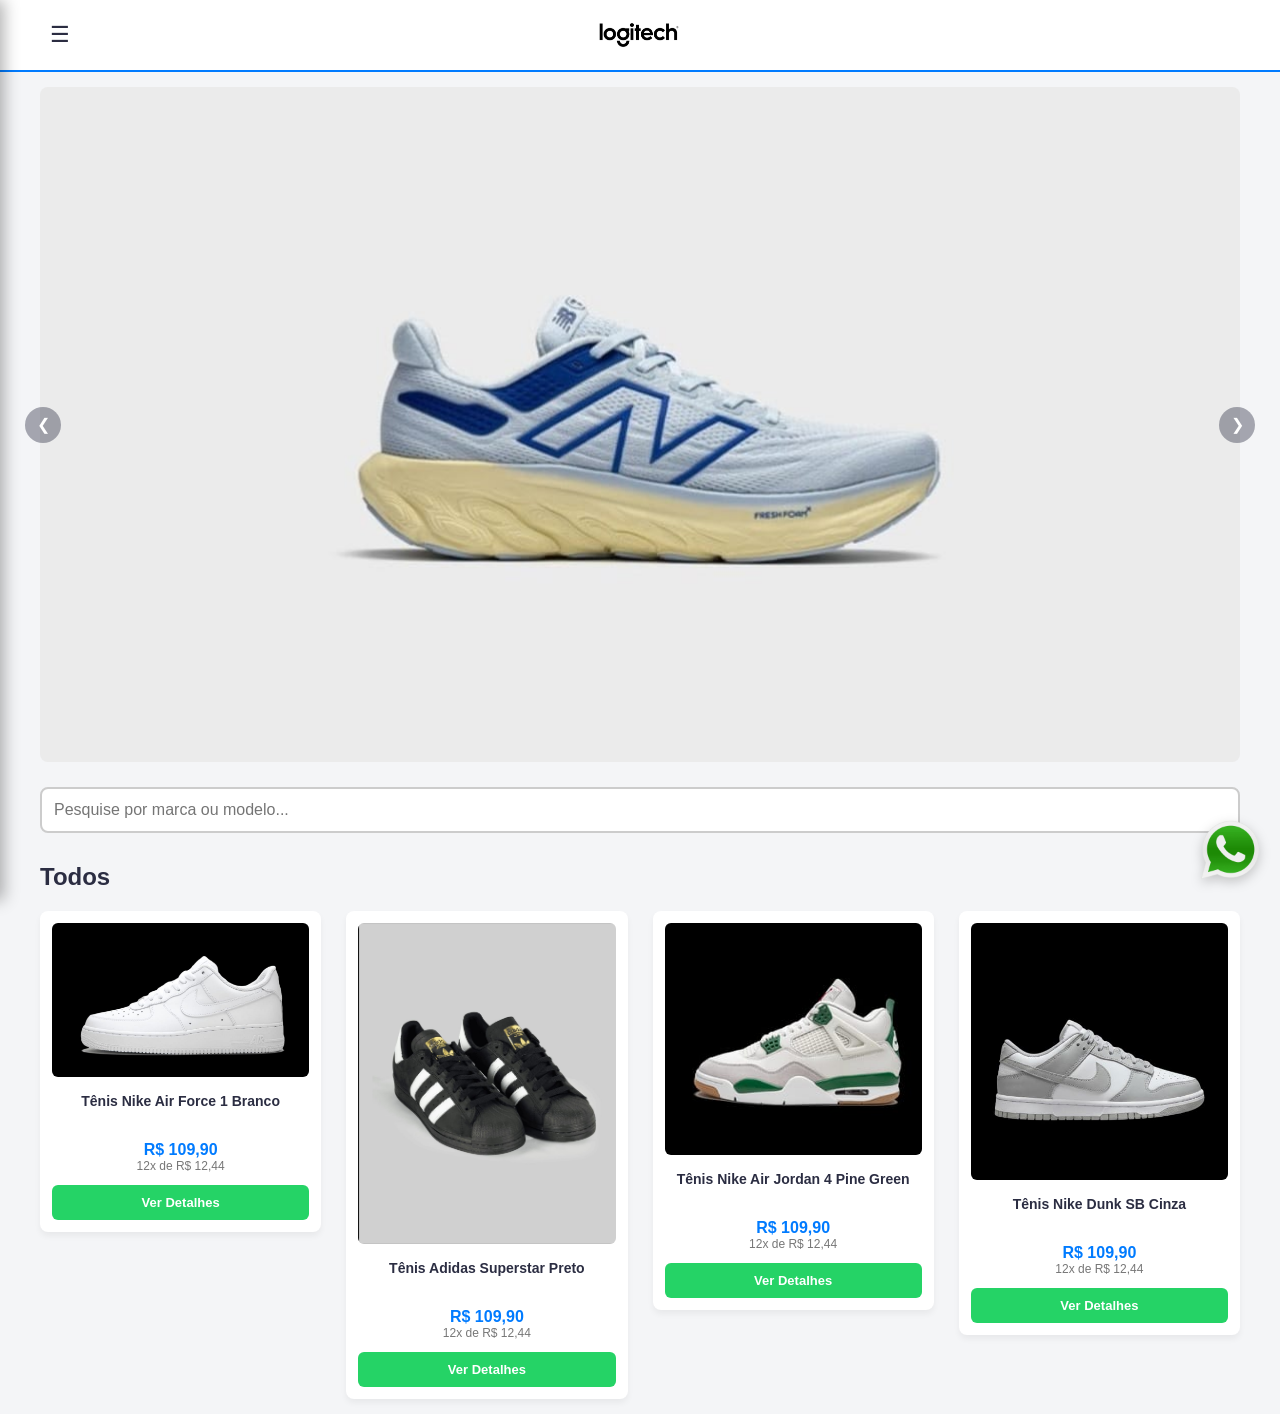
<file: index.html>
<!DOCTYPE html>
<html lang="pt-BR">
<head>
    <meta charset="UTF-8">
    <meta name="viewport" content="width=device-width, initial-scale=1.0">
    <title>AleShoes - Ambiente de Testes</title>
    <link rel="stylesheet" href="style.css">
</head>
<body>

    <!-- Topo da Loja -->
    <header class="header">
        <button id="menu-btn" class="menu-btn">☰</button>
        <img src="imagem/logo3.webp" alt="Logo AleShoes" class="logo-img">
        <div class="spacer"></div>
    </header>

    <!-- Carrossel de Banners com transição suave e setas discretas -->
    <section class="carrossel-container">
        <button id="prev-btn" class="seta-btn left">❮</button>
        <div class="carrossel-slides">
            <div class="slide active">
                <img src="imagem/new_balance_1080v13.jpg" alt="Banner 1" class="banner-img">
            </div>
            <div class="slide">
                <img src="imagem/tenis2.jpg" alt="Banner 2" class="banner-img">
            </div>
        </div>
        <button id="next-btn" class="seta-btn right">❯</button>
    </section>

    <!-- Barra de Busca -->
    <div class="search-container">
        <input type="text" id="search-input" placeholder="Pesquise por marca ou modelo...">
    </div>

    <!-- MENU LATERAL AVANÇADO -->
    <div id="sidebar" class="sidebar">
        <div class="sidebar-header">
            <button id="close-btn" class="close-btn">&times;</button>
        </div>
        
        <ul class="menu-lista">
            <li><a href="index.html" class="menu-link">Início</a></li>
            
            <!-- NÍVEL 1: Produtos -->
            <li class="has-submenu">
                <a href="#" class="menu-link toggle-btn">Produtos <span class="seta-icone">❯</span></a>
                
                <!-- NÍVEL 2: Submenu (Tênis e Roupas) -->
                <ul class="submenu">
                    <li><a href="#" class="filter-btn submenu-link" data-filter="todos">Ver todos os produtos</a></li>
                    
                    <!-- Subcategoria: Tênis -->
                    <li class="has-submenu">
                        <a href="#" class="submenu-link toggle-btn">Tênis <span class="seta-icone">❯</span></a>
                        <!-- NÍVEL 3: Marcas -->
                        <ul class="submenu sub-sub-menu">
                            <li><a href="#" class="filter-btn sub-item-link" data-filter="nike">Nike</a></li>
                            <li><a href="#" class="filter-btn sub-item-link" data-filter="adidas">Adidas</a></li>
                        </ul>
                    </li>
                    
                    <!-- Subcategoria: Roupas -->
                    <li class="has-submenu">
                        <a href="#" class="submenu-link toggle-btn">Roupas <span class="seta-icone">❯</span></a>
                        <!-- NÍVEL 3: Mensagem -->
                        <ul class="submenu sub-sub-menu">
                            <li style="padding: 12px 55px; font-size: 13px; color: #747d8c; font-style: italic; cursor: default; border-bottom: none;">
                                Sem itens cadastrados
                            </li>
                        </ul>
                    </li>
                </ul>
            </li>
        </ul>
    </div>

    <!-- NOVO: Máscara Invisível/Escura de fundo para fechar ao clicar fora -->
    <div id="menu-overlay" class="menu-overlay"></div>

    <!-- Título da Seção -->
    <h2 style="padding: 20px 15px 5px 15px; max-width: 100%; font-size: 24px; font-weight: bold; color: var(--cor-texto-escura); margin-left: 25px;">Todos</h2>

    <!-- Grade de Produtos -->
    <main class="products-grid" id="products-grid">
        <a href="detalhes-airforce.html" target="_blank" data-marca="nike" style="text-decoration: none;">
            <div class="product-card">
                <img src="imagem/airforce1.jpeg" alt="Air Force Branco">
                <h4 class="product-title">Tênis Nike Air Force 1 Branco</h4>
                <p class="product-price">R$ 109,90</p>
                <p class="product-parcel">12x de R$ 12,44</p>
                <span class="whatsapp-btn">Ver Detalhes</span>
            </div>
        </a>

        <a href="detalhes-superstar.html" target="_blank" data-marca="adidas" style="text-decoration: none;">
            <div class="product-card">
                <img src="imagem/sup3 (1).jpeg" alt="Superstar Preto">
                <h4 class="product-title">Tênis Adidas Superstar Preto</h4>
                <p class="product-price">R$ 109,90</p>
                <p class="product-parcel">12x de R$ 12,44</p>
                <span class="whatsapp-btn">Ver Detalhes</span>
            </div>
        </a>

        <a href="detalhes-jordan4.html" target="_blank" data-marca="nike" style="text-decoration: none;">
            <div class="product-card">
                <img src="imagem/jordan4 (1).jpeg" alt="Jordan 4 Pine Green">
                <h4 class="product-title">Tênis Nike Air Jordan 4 Pine Green</h4>
                <p class="product-price">R$ 109,90</p>
                <p class="product-parcel">12x de R$ 12,44</p>
                <span class="whatsapp-btn">Ver Detalhes</span>
            </div>
        </a>

        <a href="detalhes-dunk.html" target="_blank" data-marca="nike" style="text-decoration: none;">
            <div class="product-card">
                <img src="imagem/dunk1 (1).jpeg" alt="Dunk SB Cinza">
                <h4 class="product-title">Tênis Nike Dunk SB Cinza</h4>
                <p class="product-price">R$ 109,90</p>
                <p class="product-parcel">12x de R$ 12,44</p>
                <span class="whatsapp-btn">Ver Detalhes</span>
            </div>
        </a>
    </main>

    <!-- Botão Flutuante do WhatsApp -->
    <a href="https://wa.me" target="_blank" class="whatsapp-flutuante">
        <img src="imagem/zap1.png" alt="WhatsApp Geral">
    </a>

    <script src="script.js"></script>
</body>
</html>
</file>
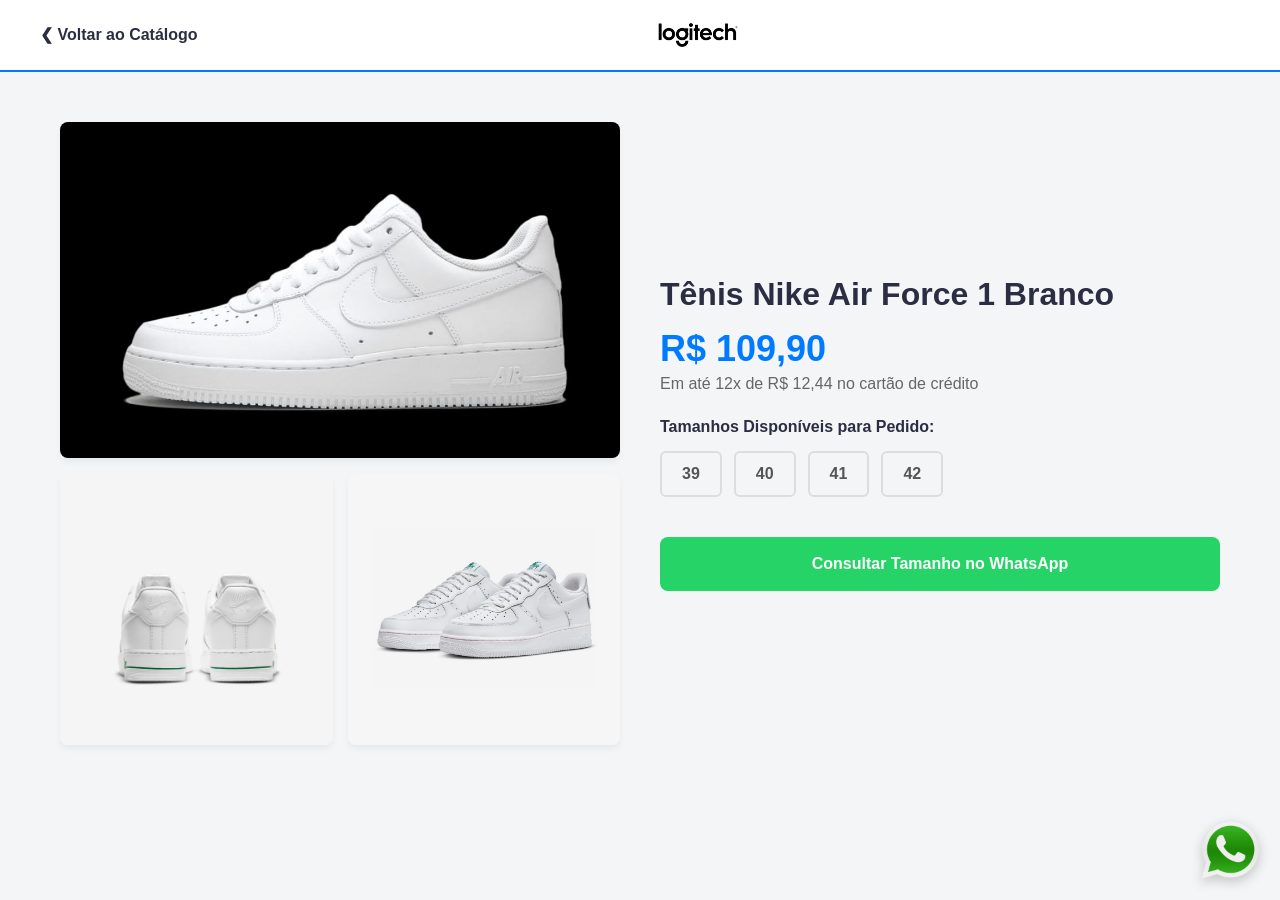
<file: detalhes-airforce.html>
<!DOCTYPE html>
<html lang="pt-BR">
<head>
    <meta charset="UTF-8">
    <meta name="viewport" content="width=device-width, initial-scale=1.0">
    <title>Nike Air Force 1 Branco - Detalhes</title>
    <link rel="stylesheet" href="style.css">
</head>
<body style="background-color: var(--cor-fundo-site);">

    <!-- Topo Inteligente: Agora ele FECHA a aba atual em vez de abrir outra -->
    <header class="header" style="padding: 15px 40px;">
        <a href="#" onclick="window.close(); return false;" style="text-decoration: none; font-size: 16px; color: var(--cor-texto-escura); font-weight: bold;">❮ Voltar ao Catálogo</a>
        <img src="imagem/logo3.webp" alt="Logo AleShoes" class="logo-img">
        <div class="spacer"></div>
    </header>

    <!-- Estrutura de Detalhes do Air Force -->
    <main class="product-detail-layout" style="max-width: 1200px; margin: 30px auto; padding: 20px; display: flex; flex-wrap: wrap; gap: 40px;">
        
        <!-- Galeria de Fotos em .jpeg -->
        <div class="product-images-gallery" style="flex: 1; min-width: 320px; display: flex; flex-direction: column; gap: 15px;">
            <img src="imagem/airforce1.jpeg" alt="Nike Air Force Foto 1" style="width: 100%; height: auto; border-radius: 8px; box-shadow: 0 4px 6px rgba(0,0,0,0.05);">
            
            <div style="display: flex; gap: 15px;">
                <img src="imagem/airforce2.jpeg" alt="Nike Air Force Foto 2" style="width: calc(50% - 7.5px); height: auto; border-radius: 8px; box-shadow: 0 4px 6px rgba(0,0,0,0.05);">
                <img src="imagem/airforce3.jpeg" alt="Nike Air Force Foto 3" style="width: calc(50% - 7.5px); height: auto; border-radius: 8px; box-shadow: 0 4px 6px rgba(0,0,0,0.05);">
            </div>
        </div>

        <!-- Informações do Tênis -->
        <div class="product-info-box" style="flex: 1; min-width: 320px; display: flex; flex-direction: column; justify-content: center;">
            <h2 style="font-size: 32px; font-weight: bold; margin-bottom: 15px; color: var(--cor-texto-escura);">Tênis Nike Air Force 1 Branco</h2>
            
            <div style="margin-bottom: 25px;">
                <p style="font-size: 36px; font-weight: bold; color: var(--cor-principal); margin-bottom: 5px;">R$ 109,90</p>
                <p style="font-size: 16px; color: #666;">Em até 12x de R$ 12,44 no cartão de crédito</p>
            </div>
            
            <!-- Grade de Tamanhos Informativa (Todos iguais e sem efeito de clique) -->
            <h4 style="margin-bottom: 15px; font-size: 16px; color: var(--cor-texto-escura); font-weight: bold;">Tamanhos Disponíveis para Pedido:</h4>
            <div style="display: flex; gap: 12px; margin-bottom: 40px; flex-wrap: wrap;">
                <span style="padding: 12px 20px; border: 2px solid #ddd; color: #555; border-radius: 6px; font-weight: bold; cursor: default;">39</span>
                <span style="padding: 12px 20px; border: 2px solid #ddd; color: #555; border-radius: 6px; font-weight: bold; cursor: default;">40</span>
                <span style="padding: 12px 20px; border: 2px solid #ddd; color: #555; border-radius: 6px; font-weight: bold; cursor: default;">41</span>
                <span style="padding: 12px 20px; border: 2px solid #ddd; color: #555; border-radius: 6px; font-weight: bold; cursor: default;">42</span>
            </div>

            <!-- Botão do WhatsApp -->
            <a href="https://wa.me" target="_blank" class="whatsapp-btn" style="text-align: center; padding: 18px; font-size: 16px; border-radius: 8px; text-decoration: none;">
                Consultar Tamanho no WhatsApp
            </a>
        </div>
    </main>

    <!-- Botão Flutuante do WhatsApp -->
    <a href="https://wa.me" target="_blank" class="whatsapp-flutuante">
        <img src="imagem/zap1.png" alt="WhatsApp Geral">
    </a>

</body>
</html>
</file>
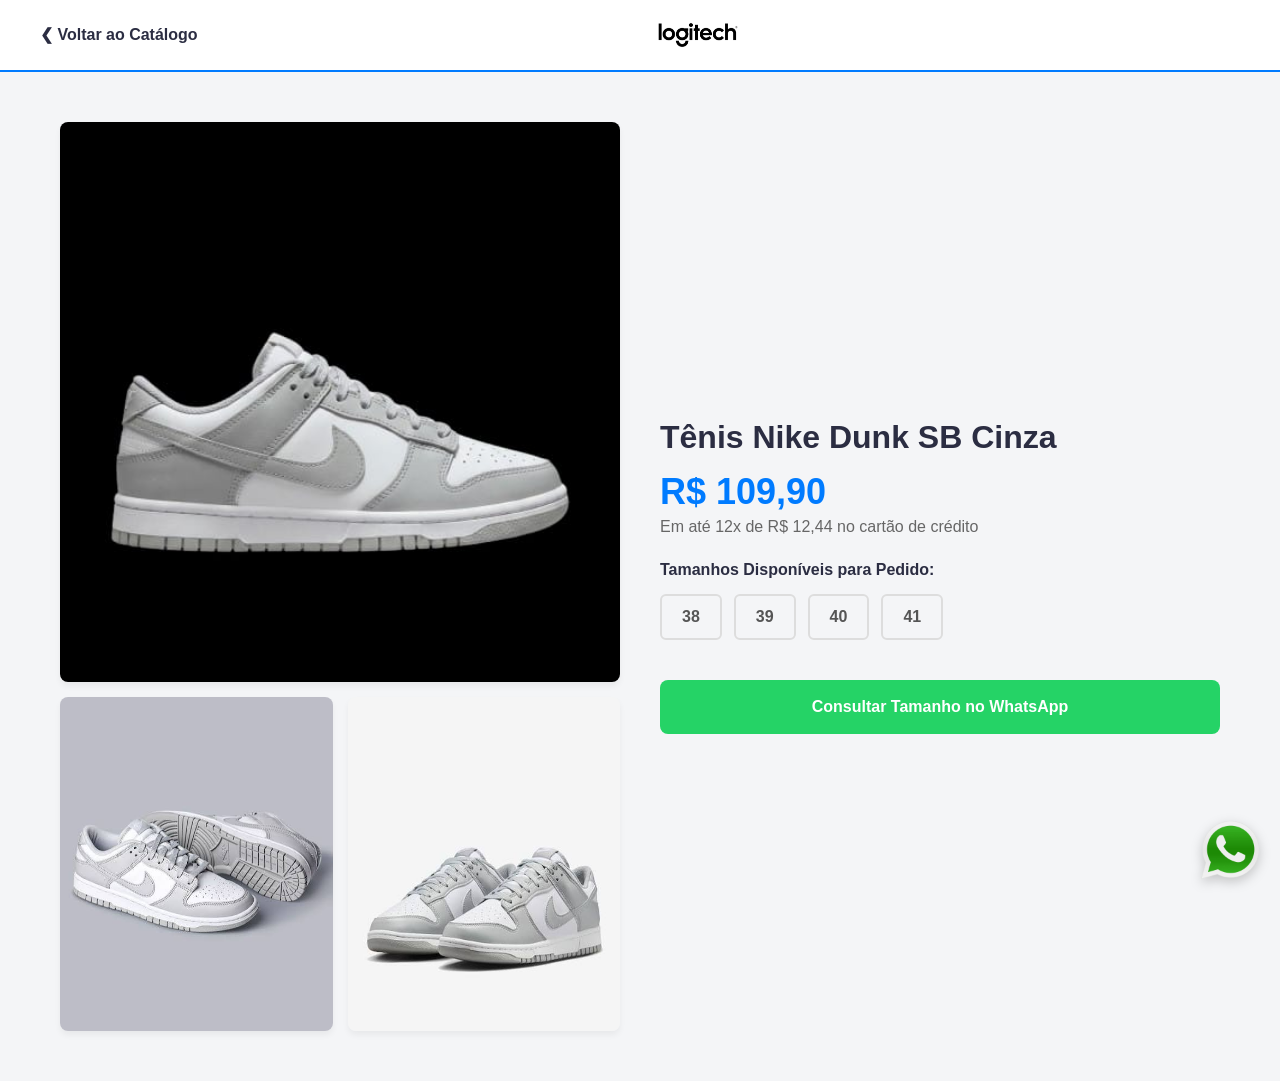
<file: detalhes-dunk.html>
<!DOCTYPE html>
<html lang="pt-BR">
<head>
    <meta charset="UTF-8">
    <meta name="viewport" content="width=device-width, initial-scale=1.0">
    <title>Nike Dunk SB Cinza - Detalhes</title>
    <link rel="stylesheet" href="style.css">
</head>
<body style="background-color: var(--cor-fundo-site);">

    <!-- Topo Inteligente: Fecha a aba atual e retorna à vitrine limpa -->
    <header class="header" style="padding: 15px 40px;">
        <a href="#" onclick="window.close(); return false;" style="text-decoration: none; font-size: 16px; color: var(--cor-texto-escura); font-weight: bold;">❮ Voltar ao Catálogo</a>
       <img src="imagem/logo3.webp" alt="Logo AleShoes" class="logo-img">
        <div class="spacer"></div>
    </header>

    <!-- Estrutura de Detalhes do Nike Dunk SB -->
    <main class="product-detail-layout" style="max-width: 1200px; margin: 30px auto; padding: 20px; display: flex; flex-wrap: wrap; gap: 40px;">
        
        <!-- Lado Esquerdo: Galeria de Fotos em .jpeg sincronizada com a sua pasta -->
        <div class="product-images-gallery" style="flex: 1; min-width: 320px; display: flex; flex-direction: column; gap: 15px;">
            <!-- Foto Principal -->
            <img src="imagem/dunk1 (1).jpeg" alt="Nike Dunk Foto 1" style="width: 100%; height: auto; border-radius: 8px; box-shadow: 0 4px 6px rgba(0,0,0,0.05);">
            
            <!-- Fotos Extras dos outros ângulos -->
            <div style="display: flex; gap: 15px;">
                <img src="imagem/dunk1 (2).jpeg" alt="Nike Dunk Foto 2" style="width: calc(50% - 7.5px); height: auto; border-radius: 8px; box-shadow: 0 4px 6px rgba(0,0,0,0.05);">
                <img src="imagem/dunk1 (3).jpeg" alt="Nike Dunk Foto 3" style="width: calc(50% - 7.5px); height: auto; border-radius: 8px; box-shadow: 0 4px 6px rgba(0,0,0,0.05);">
            </div>
        </div>

        <!-- Lado Direito: Informações do Tênis -->
        <div class="product-info-box" style="flex: 1; min-width: 320px; display: flex; flex-direction: column; justify-content: center;">
            <h2 style="font-size: 32px; font-weight: bold; margin-bottom: 15px; color: var(--cor-texto-escura);">Tênis Nike Dunk SB Cinza</h2>
            
            <div style="margin-bottom: 25px;">
                <p style="font-size: 36px; font-weight: bold; color: var(--cor-principal); margin-bottom: 5px;">R$ 109,90</p>
                <p style="font-size: 16px; color: #666;">Em até 12x de R$ 12,44 no cartão de crédito</p>
            </div>
            
            <!-- Grade de Tamanhos Informativa Neutra -->
            <h4 style="margin-bottom: 15px; font-size: 16px; color: var(--cor-texto-escura); font-weight: bold;">Tamanhos Disponíveis para Pedido:</h4>
            <div style="display: flex; gap: 12px; margin-bottom: 40px; flex-wrap: wrap;">
                <span style="padding: 12px 20px; border: 2px solid #ddd; color: #555; border-radius: 6px; font-weight: bold; cursor: default;">38</span>
                <span style="padding: 12px 20px; border: 2px solid #ddd; color: #555; border-radius: 6px; font-weight: bold; cursor: default;">39</span>
                <span style="padding: 12px 20px; border: 2px solid #ddd; color: #555; border-radius: 6px; font-weight: bold; cursor: default;">40</span>
                <span style="padding: 12px 20px; border: 2px solid #ddd; color: #555; border-radius: 6px; font-weight: bold; cursor: default;">41</span>
            </div>

            <!-- Botão do WhatsApp customizado para o Nike Dunk SB -->
            <a href="https://wa.me" target="_blank" class="whatsapp-btn" style="text-align: center; padding: 18px; font-size: 16px; border-radius: 8px; text-decoration: none;">
                Consultar Tamanho no WhatsApp
            </a>
        </div>
    </main>

    <!-- Botão Flutuante do WhatsApp Geral -->
    <a href="https://wa.me" target="_blank" class="whatsapp-flutuante">
        <img src="imagem/zap1.png" alt="WhatsApp Geral">
    </a>

</body>
</html>
</file>
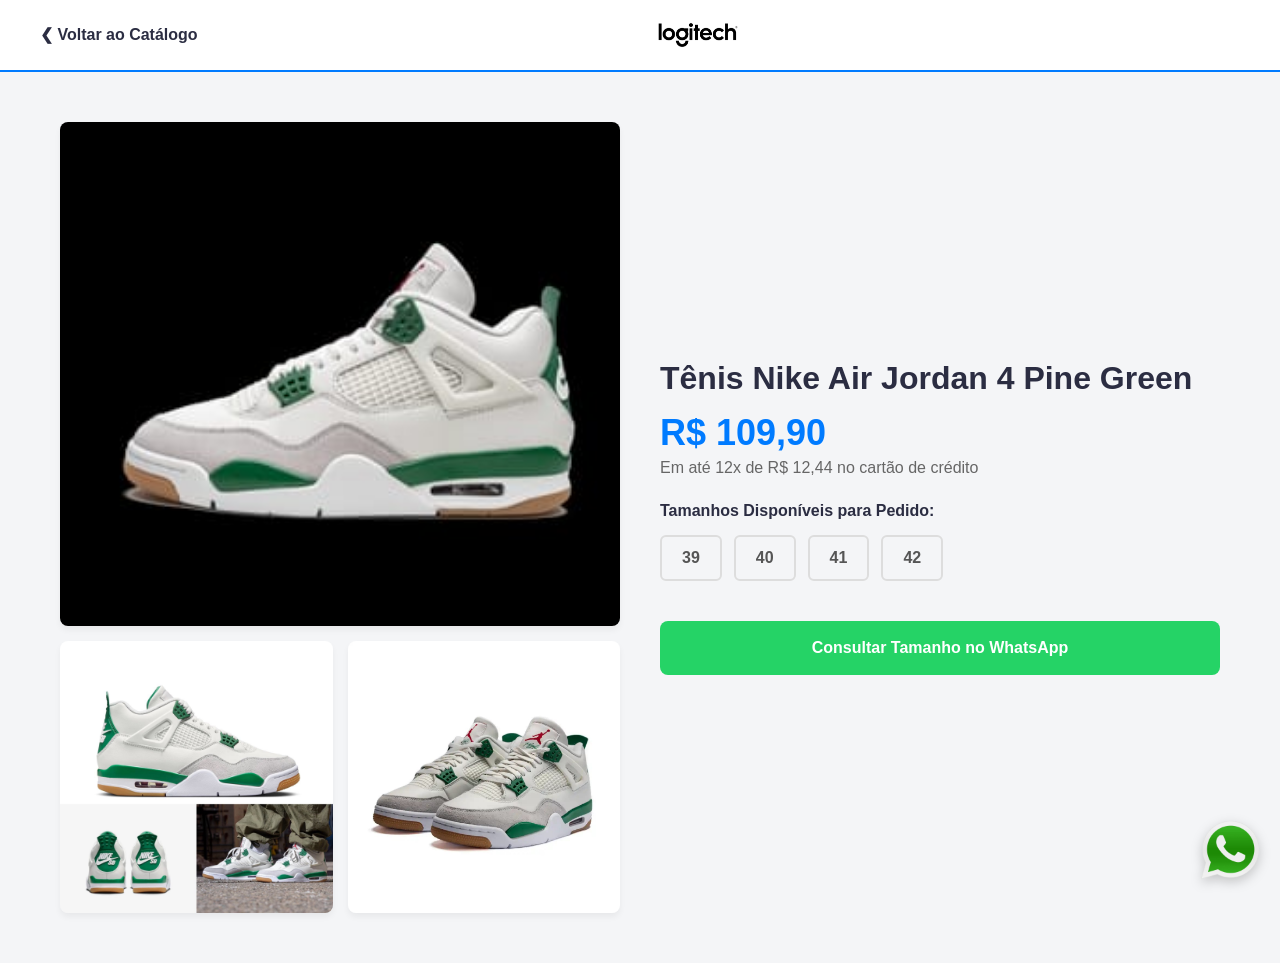
<file: detalhes-jordan4.html>
<!DOCTYPE html>
<html lang="pt-BR">
<head>
    <meta charset="UTF-8">
    <meta name="viewport" content="width=device-width, initial-scale=1.0">
    <title>Nike Air Jordan 4 Pine Green - Detalhes</title>
    <link rel="stylesheet" href="style.css">
</head>
<body style="background-color: var(--cor-fundo-site);">

    <!-- Topo Inteligente: Fecha a aba atual e retorna à vitrine limpa -->
    <header class="header" style="padding: 15px 40px;">
        <a href="#" onclick="window.close(); return false;" style="text-decoration: none; font-size: 16px; color: var(--cor-texto-escura); font-weight: bold;">❮ Voltar ao Catálogo</a>
        <img src="imagem/logo3.webp" alt="Logo AleShoes" class="logo-img">
        <div class="spacer"></div>
    </header>

    <!-- Estrutura de Detalhes do Jordan 4 -->
    <main class="product-detail-layout" style="max-width: 1200px; margin: 30px auto; padding: 20px; display: flex; flex-wrap: wrap; gap: 40px;">
        
        <!-- Lado Esquerdo: Galeria de Fotos em .jpeg sincronizada com a sua pasta -->
        <div class="product-images-gallery" style="flex: 1; min-width: 320px; display: flex; flex-direction: column; gap: 15px;">
            <!-- Foto Principal -->
            <img src="imagem/jordan4 (1).jpeg" alt="Jordan 4 Foto 1" style="width: 100%; height: auto; border-radius: 8px; box-shadow: 0 4px 6px rgba(0,0,0,0.05);">
            
            <!-- Fotos Extras dos outros ângulos -->
            <div style="display: flex; gap: 15px;">
                <img src="imagem/jordan4 (2).jpeg" alt="Jordan 4 Foto 2" style="width: calc(50% - 7.5px); height: auto; border-radius: 8px; box-shadow: 0 4px 6px rgba(0,0,0,0.05);">
                <img src="imagem/jordan4 (3).jpeg" alt="Jordan 4 Foto 3" style="width: calc(50% - 7.5px); height: auto; border-radius: 8px; box-shadow: 0 4px 6px rgba(0,0,0,0.05);">
            </div>
        </div>

        <!-- Lado Direito: Informações do Tênis -->
        <div class="product-info-box" style="flex: 1; min-width: 320px; display: flex; flex-direction: column; justify-content: center;">
            <h2 style="font-size: 32px; font-weight: bold; margin-bottom: 15px; color: var(--cor-texto-escura);">Tênis Nike Air Jordan 4 Pine Green</h2>
            
            <div style="margin-bottom: 25px;">
                <p style="font-size: 36px; font-weight: bold; color: var(--cor-principal); margin-bottom: 5px;">R$ 109,90</p>
                <p style="font-size: 16px; color: #666;">Em até 12x de R$ 12,44 no cartão de crédito</p>
            </div>
            
            <!-- Grade de Tamanhos Informativa Neutra -->
            <h4 style="margin-bottom: 15px; font-size: 16px; color: var(--cor-texto-escura); font-weight: bold;">Tamanhos Disponíveis para Pedido:</h4>
            <div style="display: flex; gap: 12px; margin-bottom: 40px; flex-wrap: wrap;">
                <span style="padding: 12px 20px; border: 2px solid #ddd; color: #555; border-radius: 6px; font-weight: bold; cursor: default;">39</span>
                <span style="padding: 12px 20px; border: 2px solid #ddd; color: #555; border-radius: 6px; font-weight: bold; cursor: default;">40</span>
                <span style="padding: 12px 20px; border: 2px solid #ddd; color: #555; border-radius: 6px; font-weight: bold; cursor: default;">41</span>
                <span style="padding: 12px 20px; border: 2px solid #ddd; color: #555; border-radius: 6px; font-weight: bold; cursor: default;">42</span>
            </div>

            <!-- Botão do WhatsApp customizado para o Jordan 4 -->
            <a href="https://wa.me" target="_blank" class="whatsapp-btn" style="text-align: center; padding: 18px; font-size: 16px; border-radius: 8px; text-decoration: none;">
                Consultar Tamanho no WhatsApp
            </a>
        </div>
    </main>

    <!-- Botão Flutuante do WhatsApp Geral -->
    <a href="https://wa.me" target="_blank" class="whatsapp-flutuante">
        <img src="imagem/zap1.png" alt="WhatsApp Geral">
    </a>

</body>
</html>
</file>
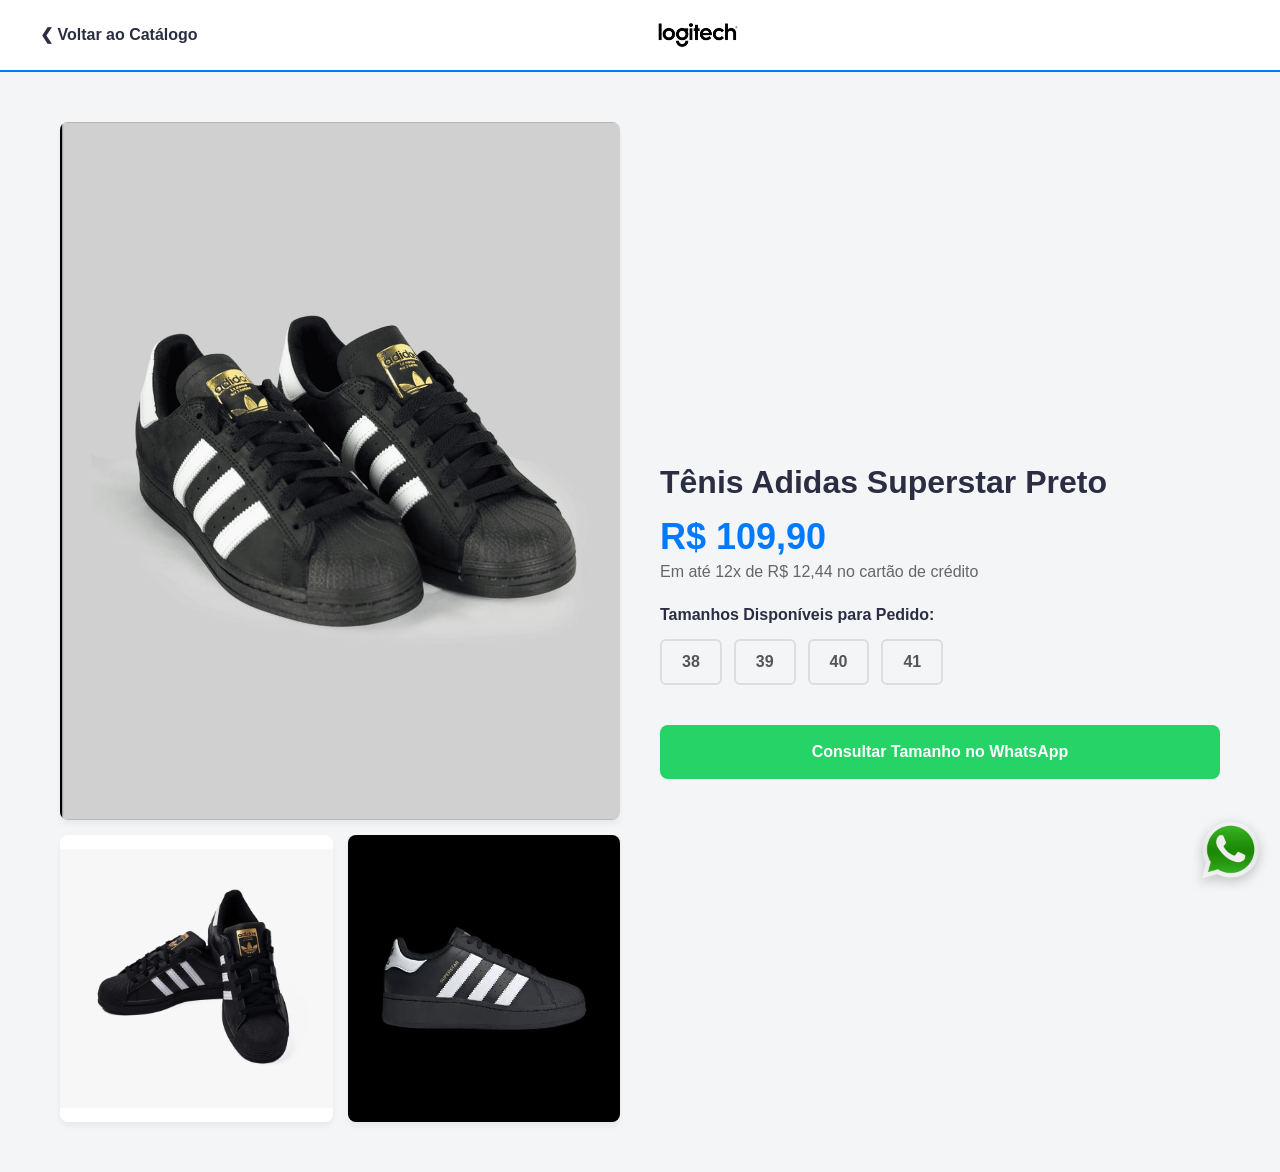
<file: detalhes-superstar.html>
<!DOCTYPE html>
<html lang="pt-BR">
<head>
    <meta charset="UTF-8">
    <meta name="viewport" content="width=device-width, initial-scale=1.0">
    <title>Adidas Superstar Preto - Detalhes</title>
    <link rel="stylesheet" href="style.css">
</head>
<body style="background-color: var(--cor-fundo-site);">

    <!-- Topo Inteligente: Fecha a aba atual e retorna à vitrine limpa -->
    <header class="header" style="padding: 15px 40px;">
        <a href="#" onclick="window.close(); return false;" style="text-decoration: none; font-size: 16px; color: var(--cor-texto-escura); font-weight: bold;">❮ Voltar ao Catálogo</a>
        <img src="imagem/logo3.webp" alt="Logo AleShoes" class="logo-img">
        <div class="spacer"></div>
    </header>

    <!-- Estrutura de Detalhes do Adidas Superstar -->
    <main class="product-detail-layout" style="max-width: 1200px; margin: 30px auto; padding: 20px; display: flex; flex-wrap: wrap; gap: 40px;">
        
        <!-- Lado Esquerdo: Galeria de Fotos em .jpeg sincronizada com a sua pasta -->
        <div class="product-images-gallery" style="flex: 1; min-width: 320px; display: flex; flex-direction: column; gap: 15px;">
            <!-- Foto Principal -->
            <img src="imagem/sup3 (1).jpeg" alt="Adidas Superstar Foto 1" style="width: 100%; height: auto; border-radius: 8px; box-shadow: 0 4px 6px rgba(0,0,0,0.05);">
            
            <!-- Fotos Extras dos outros ângulos -->
            <div style="display: flex; gap: 15px;">
                <img src="imagem/sup3 (2).jpeg" alt="Adidas Superstar Foto 2" style="width: calc(50% - 7.5px); height: auto; border-radius: 8px; box-shadow: 0 4px 6px rgba(0,0,0,0.05);">
                <img src="imagem/sup3 (3).jpeg" alt="Adidas Superstar Foto 3" style="width: calc(50% - 7.5px); height: auto; border-radius: 8px; box-shadow: 0 4px 6px rgba(0,0,0,0.05);">
            </div>
        </div>

        <!-- Lado Direito: Informações do Tênis -->
        <div class="product-info-box" style="flex: 1; min-width: 320px; display: flex; flex-direction: column; justify-content: center;">
            <h2 style="font-size: 32px; font-weight: bold; margin-bottom: 15px; color: var(--cor-texto-escura);">Tênis Adidas Superstar Preto</h2>
            
            <div style="margin-bottom: 25px;">
                <p style="font-size: 36px; font-weight: bold; color: var(--cor-principal); margin-bottom: 5px;">R$ 109,90</p>
                <p style="font-size: 16px; color: #666;">Em até 12x de R$ 12,44 no cartão de crédito</p>
            </div>
            
            <!-- Grade de Tamanhos Informativa Neutra -->
            <h4 style="margin-bottom: 15px; font-size: 16px; color: var(--cor-texto-escura); font-weight: bold;">Tamanhos Disponíveis para Pedido:</h4>
            <div style="display: flex; gap: 12px; margin-bottom: 40px; flex-wrap: wrap;">
                <span style="padding: 12px 20px; border: 2px solid #ddd; color: #555; border-radius: 6px; font-weight: bold; cursor: default;">38</span>
                <span style="padding: 12px 20px; border: 2px solid #ddd; color: #555; border-radius: 6px; font-weight: bold; cursor: default;">39</span>
                <span style="padding: 12px 20px; border: 2px solid #ddd; color: #555; border-radius: 6px; font-weight: bold; cursor: default;">40</span>
                <span style="padding: 12px 20px; border: 2px solid #ddd; color: #555; border-radius: 6px; font-weight: bold; cursor: default;">41</span>
            </div>

            <!-- Botão do WhatsApp configurado com mensagem personalizada do Superstar -->
            <a href="https://wa.me" target="_blank" class="whatsapp-btn" style="text-align: center; padding: 18px; font-size: 16px; border-radius: 8px; text-decoration: none;">
                Consultar Tamanho no WhatsApp
            </a>
        </div>
    </main>

    <!-- Botão Flutuante do WhatsApp Geral -->
    <a href="https://wa.me" target="_blank" class="whatsapp-flutuante">
        <img src="imagem/zap1.png" alt="WhatsApp Geral">
    </a>

</body>
</html>
</file>
<file: style.css>
/* ==========================================================================
   1. VARIÁVEIS E RESET GLOBAL 
   ========================================================================== */
:root {
    --cor-principal: #007bff;     /* Azul Claro Vibrante 💙 */
    --cor-texto-escura: #2b2d42;   /* Cinza Chumbo da Página Inicial 🩶 */
    --cor-fundo-site: #f4f5f7;     /* Fundo Cinza Claro */
    --cor-clara: #ffffff;          /* Branco Puro 🤍 */
    --cor-whatsapp: #25D366;       
    --cor-fundo-menu: #1e2229;     /* Azul Escuro Fechado 🌌 */
    --cor-linha-principal: var(--cor-principal); 
    --cor-linha-interna: rgba(255, 255, 255, 0.15); 
}

* {
    margin: 0;
    padding: 0;
    box-sizing: border-box;
    font-family: Arial, sans-serif;
}

body {
    background-color: var(--cor-fundo-site);
    color: var(--cor-texto-escura);
    width: 100%;
}

/* ==========================================================================
   2. TOPO ORIGINAL 
   ========================================================================== */
.header {
    display: flex;
    justify-content: space-between;
    align-items: center;
    padding: 15px;
    background: var(--cor-clara);
    border-bottom: 2px solid var(--cor-principal);
    position: sticky;
    top: 0;
    z-index: 100;
}

.menu-btn {
    font-size: 22px;
    background: none;
    border: none;
    cursor: pointer;
    color: var(--cor-texto-escura);
    padding: 5px 10px;
    border-radius: 6px;
    transition: 0.2s;
}

.menu-btn:hover {
    background-color: rgba(0, 123, 255, 0.1);
    color: var(--cor-principal);
}

.logo-img {
    max-height: 40px;
    width: auto;
    object-fit: contain;
}

.spacer { width: 42px; }

/* ==========================================================================
   3. CARROSSEL COM TRANSIÇÃO SUAVE (FADE)
   ========================================================================== */
.carrossel-container {
    position: relative;
    width: 100%;
    margin: 15px auto;
    overflow: hidden;
    padding: 0 15px;
}

.carrossel-slides {
    position: relative;
    width: 100%;
    height: auto;
    display: grid;
}

.slide {
    grid-area: 1 / 1;
    opacity: 0;
    visibility: hidden;
    transition: opacity 0.8s ease-in-out, visibility 0.8s ease-in-out;
    width: 100%;
}

.slide.active {
    opacity: 1;
    visibility: visible;
}

.banner-img {
    width: 100%;
    height: auto;
    display: block;
    border-radius: 8px;
    object-fit: cover;
}

.seta-btn {
    position: absolute;
    top: 50%;
    transform: translateY(-50%);
    background-color: rgba(43, 45, 66, 0.4);
    color: var(--cor-clara);
    border: none;
    font-size: 16px;
    width: 36px;
    height: 36px;
    cursor: pointer;
    border-radius: 50%;
    z-index: 10;
    display: flex;
    align-items: center;
    justify-content: center;
    transition: 0.2s;
}

.seta-btn.left { left: 25px; }
.seta-btn.right { right: 25px; }

.seta-btn:hover { background-color: var(--cor-principal); }

/* ==========================================================================
   4. BARRA DE BUSCA
   ========================================================================== */
.search-container {
    padding: 10px 15px;
    margin: 0 auto;
}

.search-container input {
    width: 100%;
    padding: 12px;
    border: 2px solid #ccc;
    border-radius: 8px;
    font-size: 16px;
    outline: none;
    color: var(--cor-texto-escura);
    transition: 0.3s;
}

.search-container input:focus { border-color: var(--cor-principal); }

/* ==========================================================================
   5. MENU LATERAL AZUL ESCURO PERSONALIZADO (Com linhas brancas)
   ========================================================================== */
.sidebar {
    position: fixed;
    top: 0;
    left: -280px;
    width: 280px;
    height: 100%;
    background: var(--cor-fundo-menu); 
    color: var(--cor-clara);
    box-shadow: 4px 0 15px rgba(0,0,0,0.3);
    z-index: 200;
    transition: 0.3s cubic-bezier(0.4, 0, 0.2, 1);
    overflow-y: auto;
}

.sidebar.active { left: 0; }

.sidebar-header {
    padding: 20px;
    display: flex;
    justify-content: flex-start;
    border-bottom: 2px solid var(--cor-linha-principal); 
}

.close-btn {
    font-size: 28px;
    background: none;
    border: none;
    cursor: pointer;
    color: var(--cor-clara);
}

.menu-lista { list-style: none; }
.menu-lista li { border-bottom: 1px solid var(--cor-linha-interna); }

.menu-link {
    display: flex;
    justify-content: space-between;
    align-items: center;
    text-decoration: none;
    color: var(--cor-clara);
    padding: 18px 20px;
    font-size: 16px;
    font-weight: bold;
}

.submenu {
    list-style: none;
    background-color: rgba(0, 0, 0, 0.15); 
    max-height: 0;
    overflow: hidden;
    transition: max-height 0.3s ease-out;
}

.submenu-link {
    display: flex;
    justify-content: space-between;
    align-items: center;
    text-decoration: none;
    color: #e2e8f0; 
    padding: 15px 35px;
    font-size: 15px;
    font-weight: 500;
}

.sub-sub-menu { background-color: rgba(0, 0, 0, 0.25); }

.sub-item-link {
    display: block;
    text-decoration: none;
    color: #cbd5e1;
    padding: 12px 55px;
    font-size: 14px;
}

.seta-icone {
    font-size: 11px;
    color: rgba(255, 255, 255, 0.4); 
    transition: transform 0.3s ease;
    display: inline-block;
}

.has-submenu.aberto > .toggle-btn > .seta-icone {
    transform: rotate(90deg); 
    color: var(--cor-linha-principal); 
}

/* NOVO: ESTILO DA TELA ESCURA DO FUNDO (Overlay) */
.menu-overlay {
    position: fixed;
    top: 0;
    left: 0;
    width: 100vw;
    height: 100vh;
    background-color: rgba(0, 0, 0, 0.4); /* Escurece o site sutilmente */
    z-index: 150; /* Fica abaixo do menu (200) mas acima do site (100) */
    opacity: 0;
    visibility: hidden;
    transition: opacity 0.3s ease-in-out, visibility 0.3s ease-in-out;
}

/* Ativado dinamicamente pelo JS junto com a Sidebar */
.menu-overlay.active {
    opacity: 1;
    visibility: visible;
}

/* ==========================================================================
   6. VITRINE DE PRODUTOS
   ========================================================================== */
.products-grid {
    display: grid;
    grid-template-columns: repeat(2, 1fr);
    gap: 15px;
    padding: 15px;
    margin: 0 auto;
}

.products-grid a { text-decoration: none; display: block; }

.product-card {
    background: var(--cor-clara);
    border-radius: 8px;
    padding: 12px;
    text-align: center;
    box-shadow: 0 4px 6px rgba(0,0,0,0.05);
    display: flex;
    flex-direction: column;
    justify-content: space-between;
    transition: transform 0.3s ease, box-shadow 0.3s ease;
}

.product-card img {
    width: 100%;
    height: auto;
    border-radius: 6px;
    margin-bottom: 8px;
    transition: opacity 0.3s ease;
}

.product-title {
    font-size: 14px;
    margin: 8px 0;
    color: var(--cor-texto-escura);
    min-height: 40px;
}

.product-price { font-size: 16px; font-weight: bold; color: var(--cor-principal); }
.product-parcel { font-size: 12px; color: #777; margin-bottom: 12px; }

.whatsapp-btn {
    display: block;
    background: var(--cor-whatsapp);
    color: var(--cor-clara);
    text-decoration: none;
    padding: 10px 8px;
    border-radius: 6px;
    font-weight: bold;
    font-size: 13px;
    transition: 0.2s;
}

.product-card:hover { box-shadow: 0 8px 15px rgba(0,0,0,0.1); transform: translateY(-3px); }
.product-card:hover img { opacity: 0.75; }
.whatsapp-btn:hover { background: #1ebd59; }

/* Botão Flutuante do WhatsApp */
.whatsapp-flutuante {
    position: fixed;
    bottom: 20px;
    right: 20px;
    width: 60px;
    height: 60px;
    z-index: 1000;
    transition: 0.2s;
}

.whatsapp-flutuante img { width: 100%; height: 100%; object-fit: contain; filter: drop-shadow(0px 4px 6px rgba(0, 0, 0, 0.2)); }
.whatsapp-flutuante:hover { transform: scale(1.1); }

/* ==========================================================================
   7. REGRAS DE MÍDIA 
   ========================================================================== */
@media (min-width: 768px) {
    .header, .carrossel-container, .search-container, .products-grid {
        width: 100%; max-width: 100%; padding-left: 40px; padding-right: 40px; 
    }
    .products-grid { grid-template-columns: repeat(4, 1fr); gap: 25px; }
}
</file>
